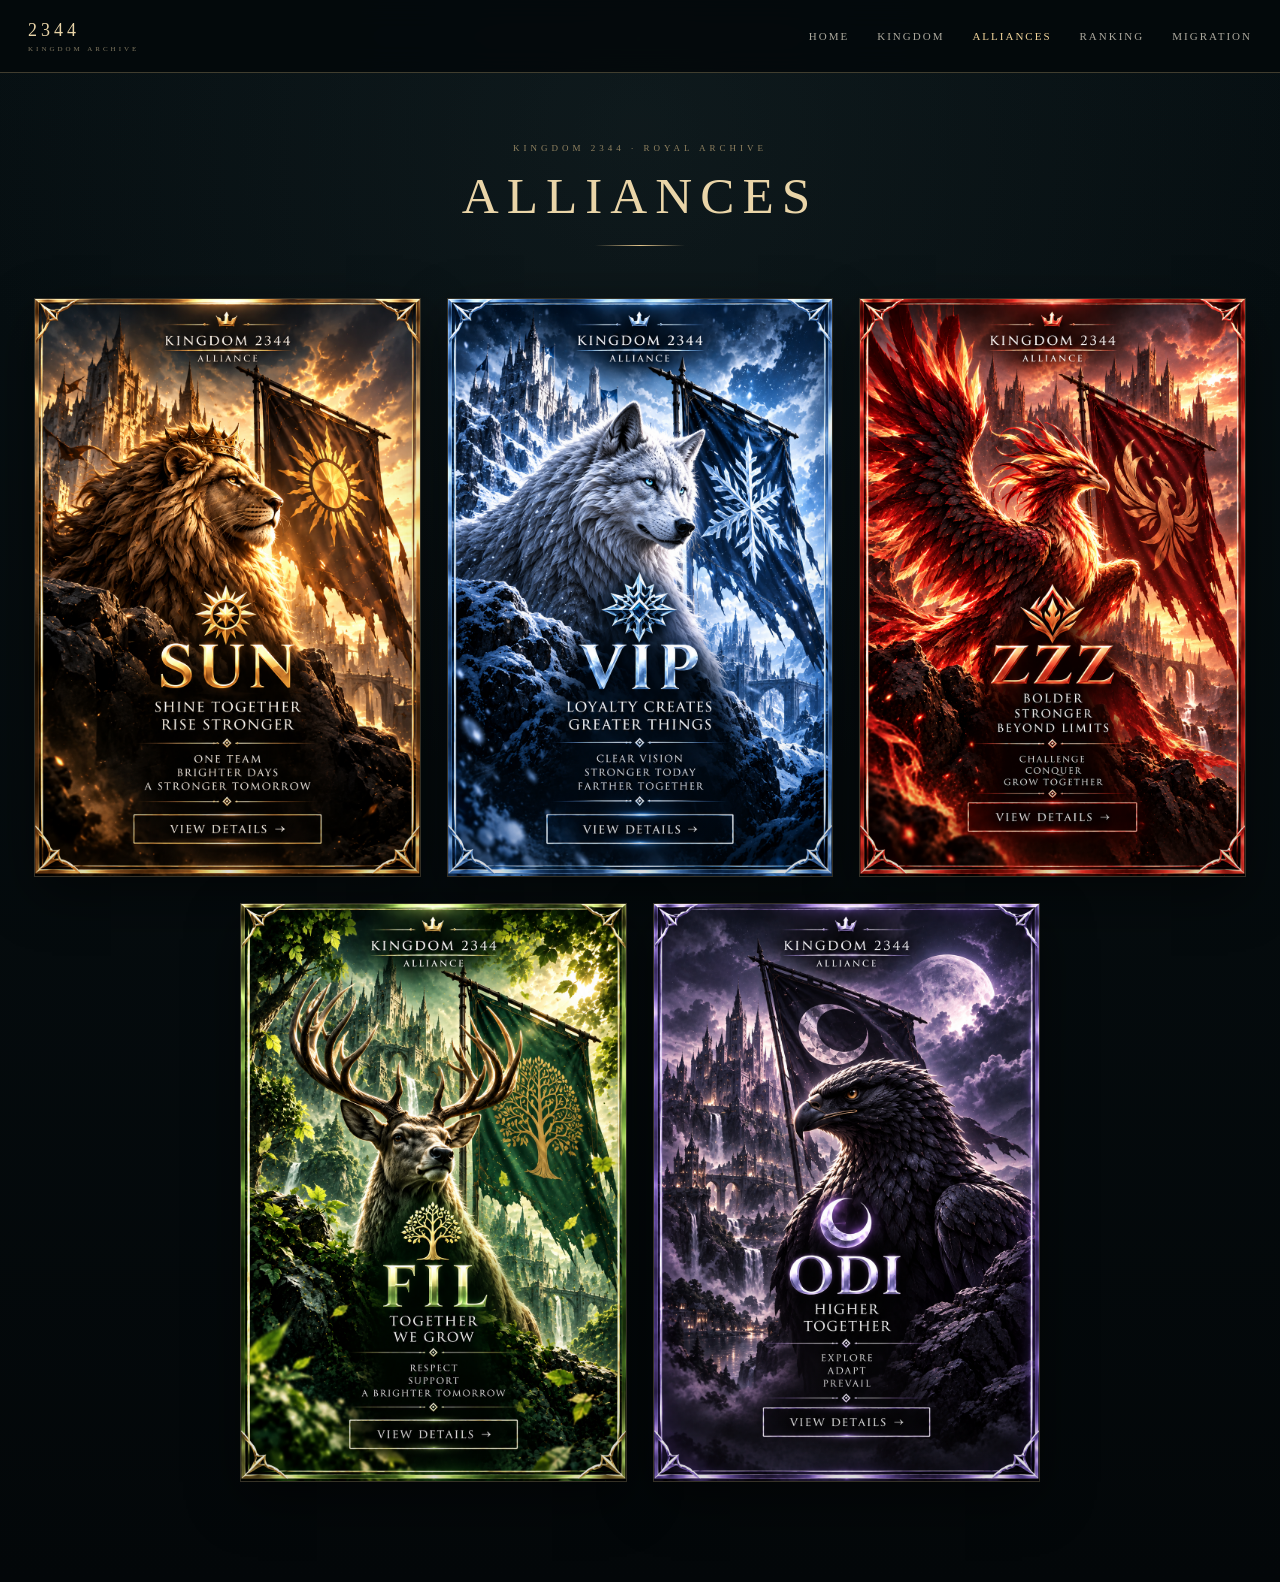
<file: kingdom2344_scalable_latest/pages/alliances/index.html>
<!DOCTYPE html>
<html lang="en">
<head>
<meta charset="UTF-8">
<meta name="viewport" content="width=device-width, initial-scale=1.0">
<title>Alliances · Kingdom 2344</title>
<style>
:root{
  --bg:#050a0c;
  --line:rgba(226,196,139,.28);
  --gold:#e2c48b;
}
*{box-sizing:border-box}
html{scroll-behavior:smooth}
body{
  margin:0;
  min-height:100vh;
  background:
    radial-gradient(circle at 50% 8%,rgba(35,52,55,.28),transparent 42%),
    linear-gradient(180deg,#071013 0%,#030709 100%);
  color:#eee;
  font-family:Georgia,"Times New Roman",serif;
}
.nav{
  position:sticky;
  top:0;
  z-index:20;
  border-bottom:1px solid var(--line);
  background:rgba(4,9,11,.92);
  backdrop-filter:blur(14px);
}
.navin{
  max-width:1500px;
  min-height:72px;
  margin:auto;
  padding:0 28px;
  display:flex;
  align-items:center;
  justify-content:space-between;
  gap:24px;
}
.brand{
  color:#ead5a8;
  text-decoration:none;
  font-size:18px;
  letter-spacing:4px;
  white-space:nowrap;
}
.brand small{
  display:block;
  margin-top:4px;
  font-size:7px;
  letter-spacing:3px;
  color:rgba(234,213,168,.55);
}
.links{
  display:flex;
  gap:28px;
}
.links a{
  color:rgba(239,232,215,.72);
  text-decoration:none;
  font-size:11px;
  letter-spacing:2px;
  text-transform:uppercase;
  transition:.25s ease;
}
.links a:hover,.links a.active{color:#f1d49a}
main{
  max-width:1500px;
  margin:auto;
  padding:70px 34px 100px;
}
.heading{
  text-align:center;
  margin-bottom:52px;
}
.eyebrow{
  color:rgba(226,196,139,.62);
  font-size:9px;
  letter-spacing:4px;
  text-transform:uppercase;
  margin-bottom:13px;
}
h1{
  margin:0;
  color:#ead5a8;
  font-size:clamp(34px,4vw,54px);
  font-weight:400;
  letter-spacing:8px;
  text-transform:uppercase;
}
.rule{
  width:90px;
  height:1px;
  margin:20px auto 0;
  background:linear-gradient(90deg,transparent,var(--gold),transparent);
}
.cards{
  display:grid;
  grid-template-columns:repeat(6,minmax(0,1fr));
  gap:26px;
  align-items:start;
}
.card{
  position:relative;
  display:block;
  overflow:hidden;
  text-decoration:none;
  border:1px solid rgba(226,196,139,.22);
  background:#05090b;
  box-shadow:0 18px 50px rgba(0,0,0,.48);
  transition:transform .38s ease,box-shadow .38s ease,border-color .38s ease;
}
.card:nth-child(1){grid-column:1 / span 2}
.card:nth-child(2){grid-column:3 / span 2}
.card:nth-child(3){grid-column:5 / span 2}
.card:nth-child(4){grid-column:2 / span 2}
.card:nth-child(5){grid-column:4 / span 2}
.card img{
  display:block;
  width:100%;
  height:auto;
}
.card::after{
  content:"";
  position:absolute;
  inset:0;
  pointer-events:none;
  background:linear-gradient(180deg,transparent 70%,rgba(0,0,0,.12));
  transition:.35s ease;
}
.card:hover{
  transform:translateY(-8px);
  border-color:rgba(226,196,139,.62);
  box-shadow:0 28px 65px rgba(0,0,0,.68),0 0 30px rgba(226,196,139,.08);
}
.card:hover::after{background:rgba(255,255,255,.025)}
@media(max-width:1000px){
  .cards{grid-template-columns:repeat(2,minmax(0,1fr))}
  .card:nth-child(n){grid-column:auto}
  .card:nth-child(5){grid-column:1 / span 2;max-width:50%;margin:auto}
}
@media(max-width:680px){
  .navin{padding:14px 16px;flex-direction:column}
  .links{gap:14px;flex-wrap:wrap;justify-content:center}
  main{padding:42px 16px 70px}
  .cards{grid-template-columns:1fr;gap:18px}
  .card:nth-child(n){grid-column:auto;max-width:none;margin:0}
}

/* Alliance detail modal */
.modal-backdrop{
  position:fixed;
  inset:0;
  z-index:100;
  display:flex;
  align-items:center;
  justify-content:center;
  padding:28px;
  background:rgba(1,5,7,.82);
  backdrop-filter:blur(10px);
  opacity:0;
  visibility:hidden;
  transition:opacity .35s ease, visibility .35s ease;
}
.modal-backdrop.open{
  opacity:1;
  visibility:visible;
}
.modal{
  position:relative;
  width:min(820px,94vw);
  max-height:min(88vh,900px);
  overflow:auto;
  background:
    radial-gradient(circle at 50% 0%,rgba(226,196,139,.08),transparent 34%),
    linear-gradient(145deg,#111b1d,#070d0f 58%,#0b1113);
  border:1px solid rgba(226,196,139,.58);
  box-shadow:
    0 35px 100px rgba(0,0,0,.8),
    0 0 0 1px rgba(226,196,139,.08),
    0 0 55px rgba(226,196,139,.08);
  transform:translateY(24px) scale(.97);
  transition:transform .4s cubic-bezier(.2,.8,.2,1);
}
.modal-backdrop.open .modal{
  transform:translateY(0) scale(1);
}
/* Modal corner marks removed */
.modal-inner{
  padding:42px 46px 46px;
}
.modal-top{
  display:flex;
  align-items:flex-start;
  justify-content:space-between;
  gap:20px;
  padding-bottom:24px;
  border-bottom:1px solid rgba(226,196,139,.2);
}
.modal-kicker{
  color:rgba(226,196,139,.62);
  font-size:9px;
  letter-spacing:4px;
  text-transform:uppercase;
  margin-bottom:9px;
}
.modal-title{
  margin:0;
  color:#f0d8a8;
  font-size:clamp(32px,5vw,52px);
  font-weight:400;
  letter-spacing:7px;
}
.modal-close{
  width:38px;
  height:38px;
  flex:0 0 auto;
  border:1px solid rgba(226,196,139,.35);
  background:rgba(255,255,255,.025);
  color:#e9d4aa;
  font-size:22px;
  line-height:1;
  cursor:pointer;
  transition:.25s ease;
}
.modal-close:hover{
  border-color:rgba(226,196,139,.8);
  background:rgba(226,196,139,.08);
  transform:rotate(90deg);
}
.info-grid{
  display:grid;
  grid-template-columns:1fr 1fr;
  gap:1px;
  margin-top:24px;
  background:rgba(226,196,139,.13);
  border:1px solid rgba(226,196,139,.13);
}
.info-item{
  padding:20px 22px;
  min-height:88px;
  background:rgba(7,13,15,.92);
}
.info-item.full{grid-column:1 / -1}
.info-label{
  color:rgba(226,196,139,.62);
  font-size:9px;
  letter-spacing:2.5px;
  text-transform:uppercase;
  margin-bottom:9px;
}
.info-value{
  color:rgba(245,239,226,.9);
  font-size:14px;
  line-height:1.65;
  letter-spacing:.3px;
}
.info-value strong{
  color:#e9d1a0;
  font-weight:400;
}
.modal-footer{
  margin-top:22px;
  padding-top:18px;
  border-top:1px solid rgba(226,196,139,.16);
  color:rgba(226,196,139,.48);
  font-size:8px;
  letter-spacing:2.5px;
  text-transform:uppercase;
  text-align:center;
}
@media(max-width:650px){
  .modal-backdrop{padding:14px}
  .modal-inner{padding:34px 22px 28px}
  .info-grid{grid-template-columns:1fr}
  .info-item.full{grid-column:auto}
  .modal-title{letter-spacing:5px}
}

.alliance-open{padding:0;appearance:none;color:inherit;font:inherit;cursor:pointer;text-align:left;width:100%;}
</style>
</head>
<body>
<nav class="nav">
  <div class="navin">
    <a class="brand" href="../../home.html">2344 <small>KINGDOM ARCHIVE</small></a>
    <div class="links">
      <a href="../../home.html">Home</a>
      <a href="../kingdom/">Kingdom</a>
      <a class="active" href="./">Alliances</a>
      <a href="../rankings/">Ranking</a>
      <a href="../migration/">Migration</a>
    </div>
  </div>
</nav>

<main>
  <header class="heading">
    <div class="eyebrow">Kingdom 2344 · Royal Archive</div>
    <h1>Alliances</h1>
    <div class="rule"></div>
  </header>

  <section class="cards" aria-label="Kingdom 2344 Alliances">
    <button class="card alliance-open" type="button" data-alliance="SUN"><img src="../../assets/images/SUN.png" alt="SUN"></button>
    <button class="card alliance-open" type="button" data-alliance="VIP"><img src="../../assets/images/VIP.png" alt="VIP"></button>
    <button class="card alliance-open" type="button" data-alliance="ZZZ"><img src="../../assets/images/ZZZ.png" alt="ZZZ"></button>
    <button class="card alliance-open" type="button" data-alliance="FIL"><img src="../../assets/images/FIL.png" alt="FIL"></button>
    <button class="card alliance-open" type="button" data-alliance="ODI"><img src="../../assets/images/ODI.png" alt="ODI"></button>
  </section>
</main>
<!-- Alliance information modal -->
<div class="modal-backdrop" id="allianceModal" aria-hidden="true">
  <div class="modal" role="dialog" aria-modal="true" aria-labelledby="modalTitle">
    <div class="modal-inner">
      <div class="modal-top">
        <div>
          <div class="modal-kicker">Kingdom 2344 · Alliance</div>
          <h2 class="modal-title" id="modalTitle">SUN</h2>
        </div>
        <button class="modal-close" id="modalClose" type="button" aria-label="Close">×</button>
      </div>

      <div class="info-grid">
        <div class="info-item">
          <div class="info-label">⏰ Main Events / Activity Time</div>
          <div class="info-value" id="modalActivity">—</div>
        </div>

        <div class="info-item">
          <div class="info-label">🐻 Bear Trap</div>
          <div class="info-value"><strong>1st Team:</strong> — &nbsp; · &nbsp; <strong>2nd Team:</strong> —</div>
        </div>

        <div class="info-item">
          <div class="info-label">⚔️ Swordland</div>
          <div class="info-value"><strong>1st Team:</strong> — &nbsp; · &nbsp; <strong>2nd Team:</strong> —</div>
        </div>

        <div class="info-item">
          <div class="info-label">🔺 Tri-Alliance</div>
          <div class="info-value"><strong>1st Team:</strong> — &nbsp; · &nbsp; <strong>2nd Team:</strong> —</div>
        </div>

        <div class="info-item">
          <div class="info-label">🌐 Main Language</div>
          <div class="info-value" id="modalLanguage">—</div>
        </div>

        <div class="info-item full">
          <div class="info-label">💬 R5's Message</div>
          <div class="info-value" id="modalMessage">—</div>
        </div>

        <div class="info-item full">
          <div class="info-label">👥 Who We're Looking For</div>
          <div class="info-value" id="modalLooking">—</div>
        </div>

        <div class="info-item full">
          <div class="info-label">📖 Alliance Introduction</div>
          <div class="info-value" id="modalIntro">Alliance introduction</div>
        </div>

        <div class="info-item">
          <div class="info-label">Recruitment</div>
          <div class="info-value">Check the alliance page for current status</div>
        </div>

        <div class="info-item">
          <div class="info-label">Contact</div>
          <div class="info-value">Alliance Manager 이정</div>
        </div>
      </div>

      <div class="modal-footer">Kingdom 2344 · Royal Archive</div>
    </div>
  </div>
</div>


<script>
(() => {
  const modal = document.getElementById("allianceModal");
  const closeBtn = document.getElementById("modalClose");
  const title = document.getElementById("modalTitle");

  const data = {
    SUN: { activity:"—", language:"—", message:"—", looking:"—", intro:"Alliance introduction" },
    VIP: { activity:"—", language:"—", message:"—", looking:"—", intro:"Alliance introduction" },
    ZZZ: { activity:"—", language:"—", message:"—", looking:"—", intro:"Alliance introduction" },
    FIL: { activity:"—", language:"—", message:"—", looking:"—", intro:"Alliance introduction" },
    ODI: { activity:"—", language:"—", message:"—", looking:"—", intro:"Alliance introduction" }
  };

  function openAlliance(name){
    const item = data[name] || data.SUN;
    title.textContent = name;
    document.getElementById("modalActivity").textContent = item.activity;
    document.getElementById("modalLanguage").textContent = item.language;
    document.getElementById("modalMessage").textContent = item.message;
    document.getElementById("modalLooking").textContent = item.looking;
    document.getElementById("modalIntro").textContent = item.intro;
    modal.classList.add("open");
    modal.setAttribute("aria-hidden","false");
    document.body.style.overflow = "hidden";
  }

  function closeAlliance(){
    modal.classList.remove("open");
    modal.setAttribute("aria-hidden","true");
    document.body.style.overflow = "";
  }

  document.querySelectorAll(".alliance-open").forEach(card => {
    card.addEventListener("click", () => openAlliance(card.dataset.alliance));
  });
  closeBtn.addEventListener("click", closeAlliance);
  modal.addEventListener("click", e => { if(e.target === modal) closeAlliance(); });
  document.addEventListener("keydown", e => { if(e.key === "Escape") closeAlliance(); });
})();
</script>

</body>
</html>
</file>
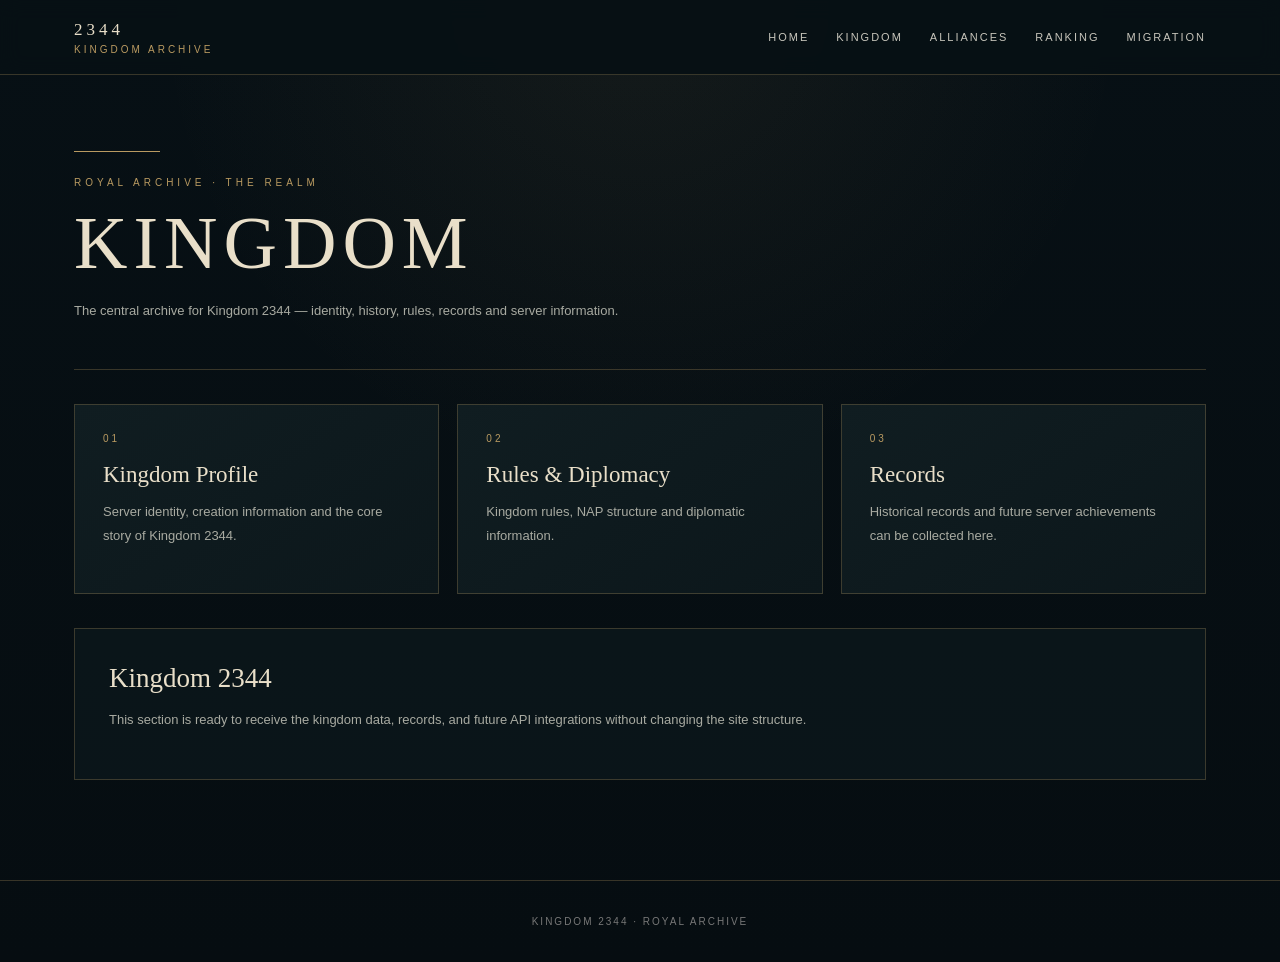
<file: kingdom2344_scalable_latest/pages/kingdom/index.html>
<!doctype html>
<html lang="en">
<head>
<meta charset="utf-8">
<meta name="viewport" content="width=device-width,initial-scale=1">
<title>KINGDOM · Kingdom 2344</title>
<link rel="stylesheet" href="../../css/archive.css">
<link rel="stylesheet" href="../../css/global.css">
</head>
<body>
<nav class="nav"><div class="navin">
<a class="brand" href="../../home.html">2344 <small>KINGDOM ARCHIVE</small></a>
<div class="links">
<a href="../../home.html">Home</a>
<a href="../kingdom/">Kingdom</a>
<a href="../alliances/">Alliances</a>
<a href="../rankings/">Ranking</a>
<a href="../migration/">Migration</a>
</div>
</div></nav>

<main class="page">
<section class="head">
<div class="eyebrow">ROYAL ARCHIVE · THE REALM</div>
<h1 class="title">KINGDOM</h1>
<p class="subtitle">The central archive for Kingdom 2344 — identity, history, rules, records and server information.</p>
</section>

<section class="grid"><article class="card"><div class="num">01</div><h3>Kingdom Profile</h3><p>Server identity, creation information and the core story of Kingdom 2344.</p></article><article class="card"><div class="num">02</div><h3>Rules & Diplomacy</h3><p>Kingdom rules, NAP structure and diplomatic information.</p></article><article class="card"><div class="num">03</div><h3>Records</h3><p>Historical records and future server achievements can be collected here.</p></article></section>

<div class="panel">
<h2>Kingdom 2344</h2>
<p>This section is ready to receive the kingdom data, records, and future API integrations without changing the site structure.</p>
</div>
</main>

<footer>KINGDOM 2344 · ROYAL ARCHIVE</footer>
<script src="../../js/global.js"></script>
</body>
</html>
</file>
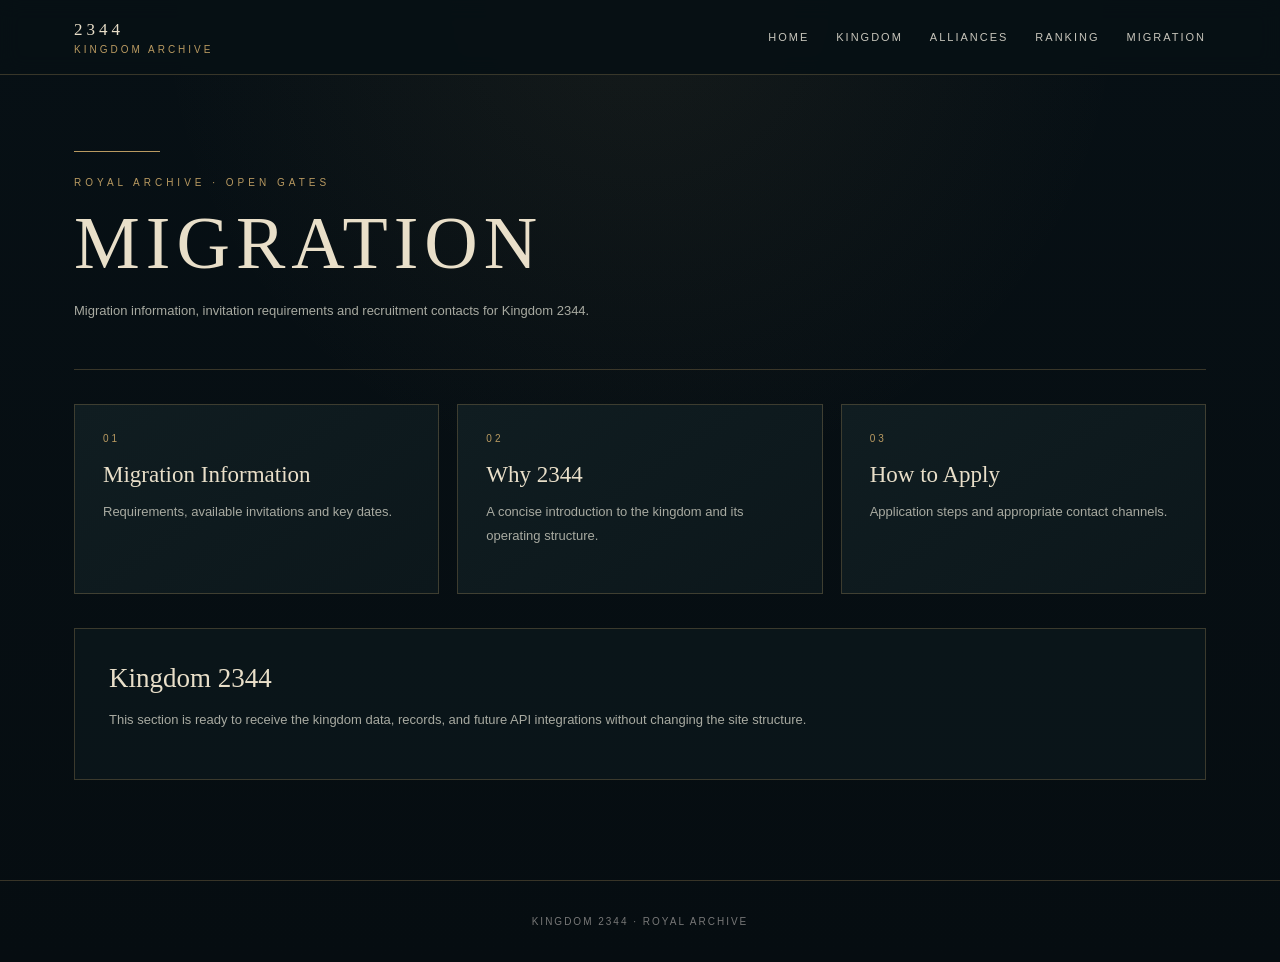
<file: kingdom2344_scalable_latest/pages/migration/index.html>
<!doctype html>
<html lang="en">
<head>
<meta charset="utf-8">
<meta name="viewport" content="width=device-width,initial-scale=1">
<title>MIGRATION · Kingdom 2344</title>
<link rel="stylesheet" href="../../css/archive.css">
<link rel="stylesheet" href="../../css/global.css">
</head>
<body>
<nav class="nav"><div class="navin">
<a class="brand" href="../../home.html">2344 <small>KINGDOM ARCHIVE</small></a>
<div class="links">
<a href="../../home.html">Home</a>
<a href="../kingdom/">Kingdom</a>
<a href="../alliances/">Alliances</a>
<a href="../rankings/">Ranking</a>
<a href="../migration/">Migration</a>
</div>
</div></nav>

<main class="page">
<section class="head">
<div class="eyebrow">ROYAL ARCHIVE · OPEN GATES</div>
<h1 class="title">MIGRATION</h1>
<p class="subtitle">Migration information, invitation requirements and recruitment contacts for Kingdom 2344.</p>
</section>

<section class="grid"><article class="card"><div class="num">01</div><h3>Migration Information</h3><p>Requirements, available invitations and key dates.</p></article><article class="card"><div class="num">02</div><h3>Why 2344</h3><p>A concise introduction to the kingdom and its operating structure.</p></article><article class="card"><div class="num">03</div><h3>How to Apply</h3><p>Application steps and appropriate contact channels.</p></article></section>

<div class="panel">
<h2>Kingdom 2344</h2>
<p>This section is ready to receive the kingdom data, records, and future API integrations without changing the site structure.</p>
</div>
</main>

<footer>KINGDOM 2344 · ROYAL ARCHIVE</footer>
<script src="../../js/global.js"></script>
</body>
</html>
</file>
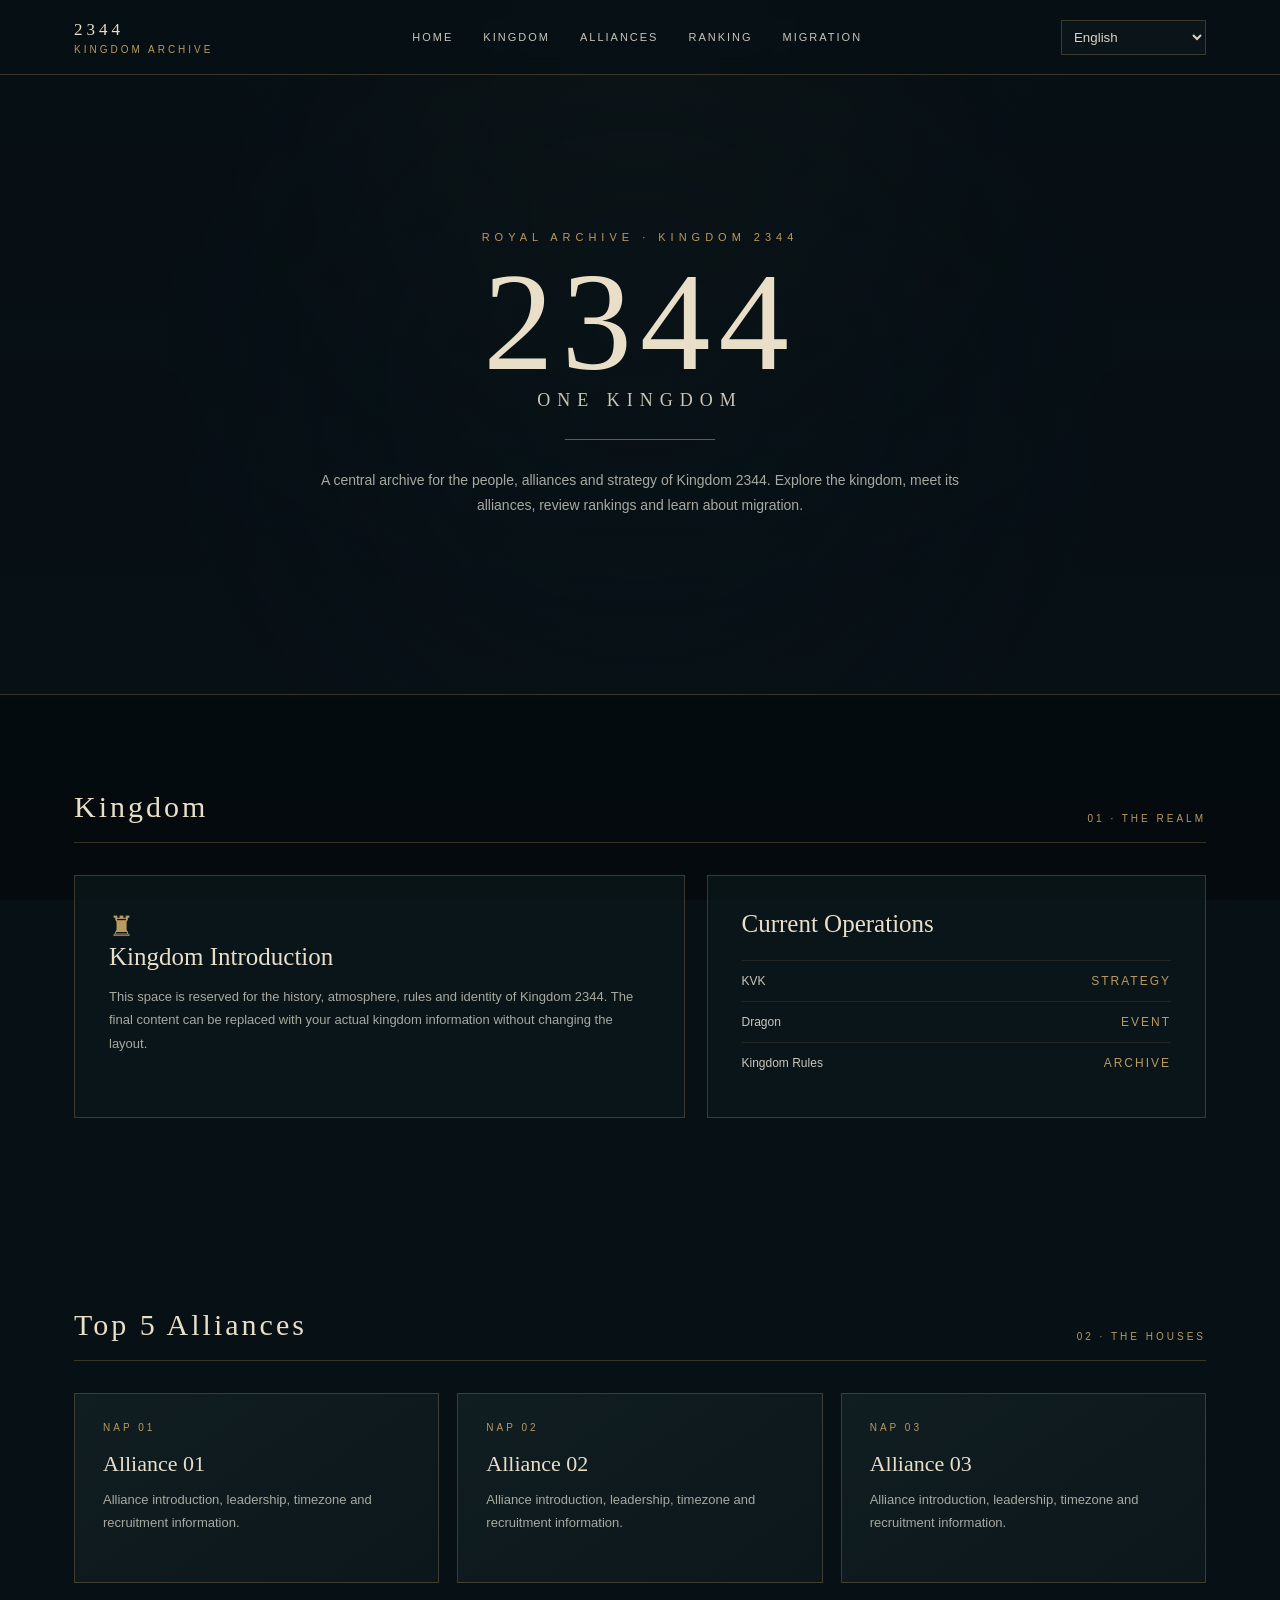
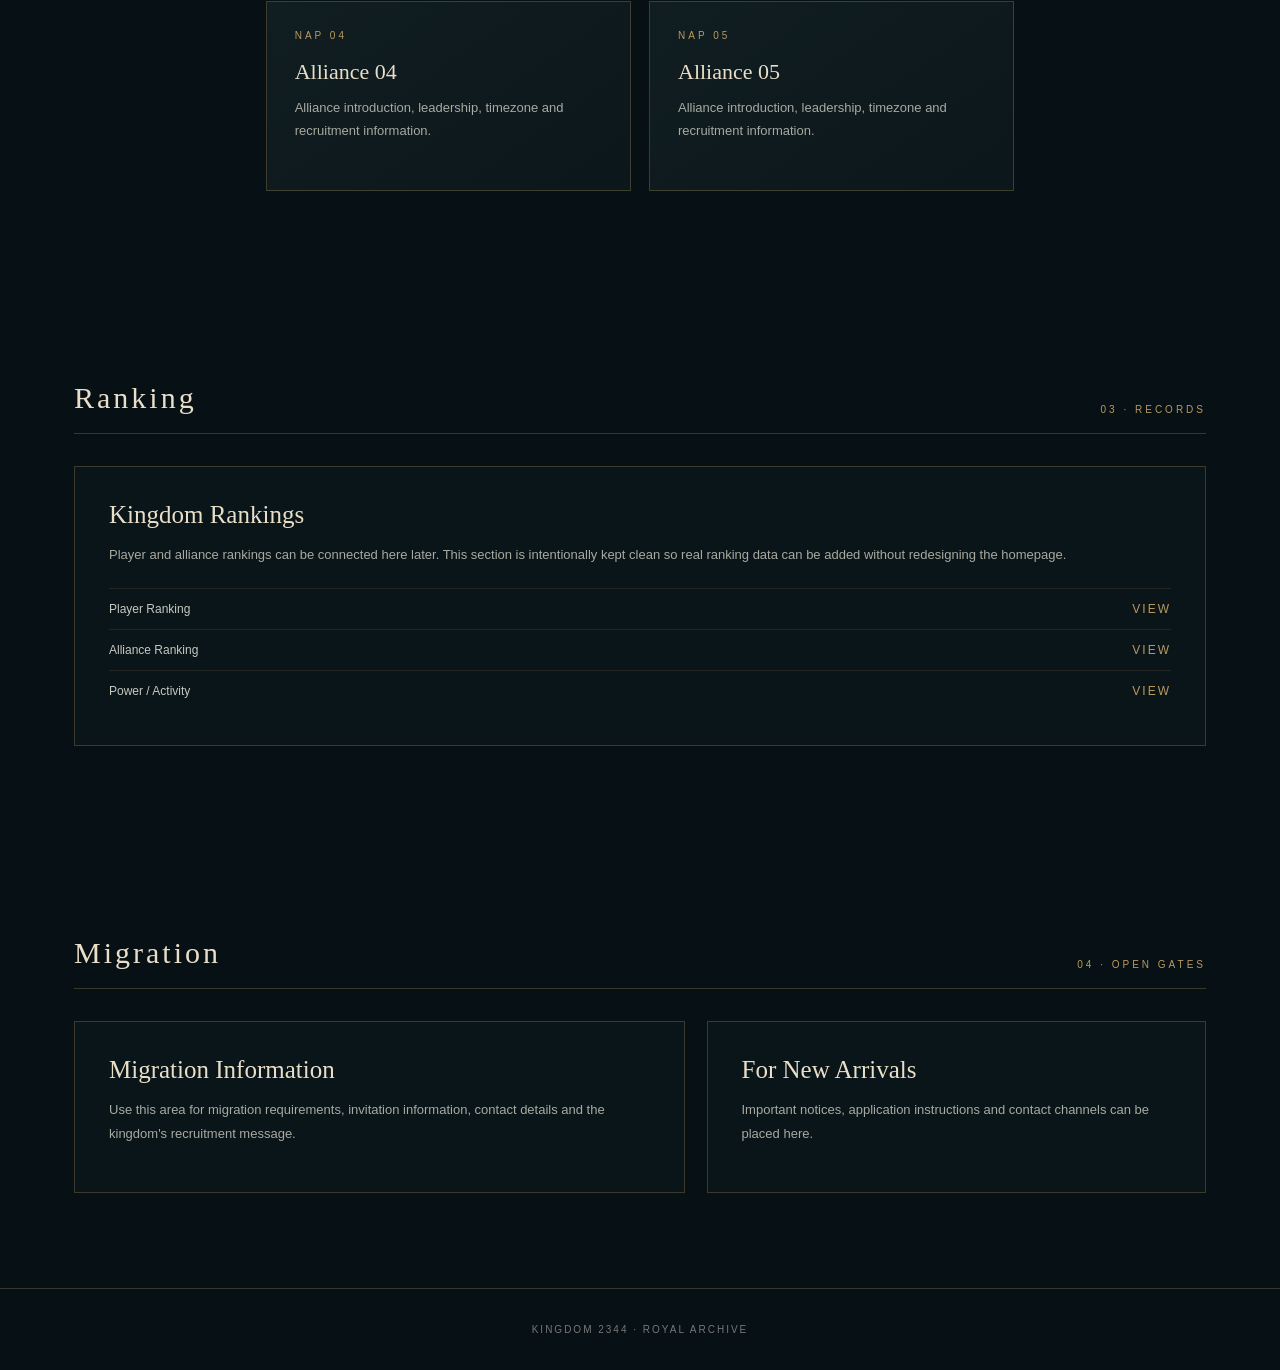
<file: kingdom2344_scalable_latest/home.html>
<!doctype html>
<html lang="en">
<head>
<meta charset="utf-8">
<meta name="viewport" content="width=device-width,initial-scale=1">
<title>Kingdom 2344</title>
<style>
:root{
  --bg:#071015; --panel:#0c171b; --panel2:#101d21;
  --ivory:#e9dfc9; --muted:#a8aaa1; --brass:#b99a61;
  --line:rgba(185,154,97,.28); --red:#7d3e3e;
}
*{box-sizing:border-box}
html{scroll-behavior:smooth}
body{margin:0;background:var(--bg);color:var(--ivory);font-family:Georgia,"Times New Roman",serif}
body:before{content:"";position:fixed;inset:0;pointer-events:none;background:radial-gradient(circle at 50% 0,rgba(185,154,97,.08),transparent 42%),linear-gradient(180deg,rgba(0,0,0,.08),rgba(0,0,0,.35));z-index:-1}
a{color:inherit;text-decoration:none}
.nav{position:sticky;top:0;z-index:10;background:rgba(7,16,21,.94);border-bottom:1px solid var(--line);backdrop-filter:blur(10px)}
.navin{max-width:1180px;margin:auto;height:74px;display:flex;align-items:center;justify-content:space-between;padding:0 24px}
.brand{letter-spacing:4px;font-size:17px;color:var(--ivory)}
.brand small{display:block;font:10px Arial,sans-serif;letter-spacing:3px;color:var(--brass);margin-top:4px}
.links{display:flex;gap:30px;font:11px Arial,sans-serif;letter-spacing:2px;text-transform:uppercase}
.links a{color:#c7c5bb;transition:.2s}.links a:hover{color:#fff}
.hero{min-height:620px;display:grid;place-items:center;text-align:center;padding:90px 20px 110px;border-bottom:1px solid var(--line);background:
radial-gradient(circle at center,rgba(16,35,39,.15),rgba(7,16,21,.82) 68%),
linear-gradient(180deg,rgba(7,16,21,.25),var(--bg))}
.kicker{font:11px Arial,sans-serif;letter-spacing:5px;color:var(--brass);text-transform:uppercase}
h1{font-size:clamp(60px,11vw,150px);line-height:.86;margin:18px 0 8px;letter-spacing:8px;font-weight:500}
.subtitle{font-size:18px;letter-spacing:7px;color:#c9c5b7}
.rule{width:150px;height:1px;background:var(--brass);opacity:.55;margin:28px auto}
.intro{max-width:660px;margin:auto;color:var(--muted);font:14px/1.8 Arial,sans-serif}
section{max-width:1180px;margin:auto;padding:95px 24px}
.sectionhead{display:flex;justify-content:space-between;align-items:end;border-bottom:1px solid var(--line);padding-bottom:18px;margin-bottom:32px}
.sectionhead h2{margin:0;font-size:30px;font-weight:500;letter-spacing:3px}
.sectionhead span{font:10px Arial,sans-serif;letter-spacing:3px;color:var(--brass)}
.grid{display:grid;grid-template-columns:repeat(6,1fr);gap:18px}
.card{grid-column:span 2;background:linear-gradient(145deg,var(--panel2),var(--panel));border:1px solid var(--line);padding:28px;min-height:190px}
.num{font:10px Arial,sans-serif;letter-spacing:3px;color:var(--brass)}
.card:nth-child(4){grid-column:2 / span 2}.card:nth-child(5){grid-column:4 / span 2}.card h3{font-size:22px;font-weight:500;margin:18px 0 12px}
.card p{font:13px/1.75 Arial,sans-serif;color:var(--muted);margin:0}
.crest{font-size:28px;color:var(--brass)}
.split{display:grid;grid-template-columns:1.1fr .9fr;gap:22px}
.panel{border:1px solid var(--line);background:rgba(12,23,27,.8);padding:34px}
.panel h3{font-size:25px;font-weight:500;margin:0 0 14px}
.panel p{font:13px/1.8 Arial,sans-serif;color:var(--muted)}
.list{margin:22px 0 0;padding:0;list-style:none}
.list li{display:flex;justify-content:space-between;border-top:1px solid rgba(185,154,97,.14);padding:13px 0;font:12px Arial,sans-serif;color:#c8c8bf}
.badge{color:var(--brass);letter-spacing:2px}
footer{border-top:1px solid var(--line);padding:35px 24px;text-align:center;color:#777;font:10px Arial,sans-serif;letter-spacing:2px}
@media(max-width:760px){
 .navin{height:auto;min-height:70px;flex-direction:column;gap:14px;padding:15px 18px}
 .links{gap:14px;flex-wrap:wrap;justify-content:center;font-size:9px}
 .hero{min-height:560px;padding:75px 18px}
 .subtitle{font-size:12px;letter-spacing:4px}
 section{padding:70px 18px}
 .grid,.split{grid-template-columns:1fr}.card,.card:nth-child(4),.card:nth-child(5){grid-column:auto}
 .sectionhead{align-items:start;gap:12px;flex-direction:column}
}
.lang{position:relative}.lang button{background:transparent;border:1px solid rgba(185,154,97,.4);color:#ddd4c2;padding:8px 10px;font:10px Arial;cursor:pointer}.lang select{background:#0b1519;color:#ddd4c2;border:1px solid var(--line);padding:8px}
@media(max-width:760px){.navin{flex-wrap:wrap}.lang{margin-left:4px}}
</style>
<style>
/* ===== Kingdom 2344 Royal Cursor — site-wide ===== */
@media (pointer:fine) {
  html, body, a, button, input, select, textarea {
    cursor: none !important;
  }

  .k2344-cursor-dot,
  .k2344-cursor-ring {
    position: fixed;
    left: 0;
    top: 0;
    pointer-events: none;
    z-index: 2147483647;
    opacity: 0;
    transform: translate3d(-100px,-100px,0);
    will-change: transform;
  }

  .k2344-cursor-dot {
    width: 7px;
    height: 7px;
    margin-left: -3.5px;
    margin-top: -3.5px;
    border-radius: 50%;
    background: #e2c48b;
    box-shadow:
      0 0 0 1px rgba(226,196,139,.45),
      0 0 12px rgba(226,196,139,.45);
  }

  .k2344-cursor-ring {
    width: 25px;
    height: 25px;
    margin-left: -12.5px;
    margin-top: -12.5px;
    border: 1px solid rgba(226,196,139,.72);
    transform-origin: center;
    transition:
      width .18s ease,
      height .18s ease,
      margin .18s ease,
      border-color .18s ease,
      background .18s ease,
      box-shadow .18s ease;
  }

  .k2344-cursor-ring::before,
  .k2344-cursor-ring::after {
    content: "";
    position: absolute;
    left: 50%;
    top: 50%;
    background: rgba(226,196,139,.58);
    transform: translate(-50%,-50%);
  }

  .k2344-cursor-ring::before {
    width: 1px;
    height: 35px;
  }

  .k2344-cursor-ring::after {
    width: 35px;
    height: 1px;
  }

  .k2344-cursor-ring.is-hover {
    width: 38px;
    height: 38px;
    margin-left: -19px;
    margin-top: -19px;
    border-color: rgba(226,196,139,.95);
    background: rgba(226,196,139,.06);
    box-shadow: 0 0 22px rgba(226,196,139,.20);
  }

  .k2344-cursor-ring.is-press {
    width: 20px;
    height: 20px;
    margin-left: -10px;
    margin-top: -10px;
  }
}

@media (pointer:coarse) {
  .k2344-cursor-dot,
  .k2344-cursor-ring {
    display: none !important;
  }
}
</style>
</head>
<body>
<nav class="nav">
  <div class="navin">
    <a class="brand" href="home.html">2344 <small>KINGDOM ARCHIVE</small></a>
    <div class="links">
      <a href="#home" data-i18n="home">Home</a>
      <a href="pages/kingdom/" data-i18n="kingdom">Kingdom</a>
      <a href="pages/alliances/" data-i18n="alliances">Alliances</a>
      <a href="pages/rankings/" data-i18n="ranking">Ranking</a>
      <a href="pages/migration/" data-i18n="migration">Migration</a>
    </div><div class="lang"><select id="language"></select></div></div></div>
</nav>

<header class="hero" id="home">
  <div>
    <div class="kicker">Royal Archive · Kingdom 2344</div>
    <h1>2344</h1>
    <div class="subtitle">ONE KINGDOM</div>
    <div class="rule"></div>
    <p class="intro">A central archive for the people, alliances and strategy of Kingdom 2344. Explore the kingdom, meet its alliances, review rankings and learn about migration.</p>
  </div>
</header>

<section id="kingdom">
  <div class="sectionhead"><h2 data-i18n="kingdomTitle">Kingdom</h2><span>01 · THE REALM</span></div>
  <div class="split">
    <div class="panel">
      <div class="crest">♜</div>
      <h3 data-i18n="kingdomIntroTitle">Kingdom Introduction</h3>
      <p>This space is reserved for the history, atmosphere, rules and identity of Kingdom 2344. The final content can be replaced with your actual kingdom information without changing the layout.</p>
    </div>
    <div class="panel">
      <h3 data-i18n="operations">Current Operations</h3>
      <ul class="list">
        <li><span>KVK</span><span class="badge">STRATEGY</span></li>
        <li><span>Dragon</span><span class="badge">EVENT</span></li>
        <li><span>Kingdom Rules</span><span class="badge">ARCHIVE</span></li>
      </ul>
    </div>
  </div>
</section>

<section id="alliances">
  <div class="sectionhead"><h2 data-i18n="alliancesTitle">Top 5 Alliances</h2><span>02 · THE HOUSES</span></div>
  <div class="grid">
    <article class="card"><div class="num">NAP 01</div><h3>Alliance 01</h3><p data-i18n="allianceDesc">Alliance introduction, leadership, timezone and recruitment information.</p></article>
    <article class="card"><div class="num">NAP 02</div><h3>Alliance 02</h3><p data-i18n="allianceDesc">Alliance introduction, leadership, timezone and recruitment information.</p></article>
    <article class="card"><div class="num">NAP 03</div><h3>Alliance 03</h3><p data-i18n="allianceDesc">Alliance introduction, leadership, timezone and recruitment information.</p></article>
    <article class="card"><div class="num">NAP 04</div><h3>Alliance 04</h3><p data-i18n="allianceDesc">Alliance introduction, leadership, timezone and recruitment information.</p></article>
    <article class="card"><div class="num">NAP 05</div><h3>Alliance 05</h3><p data-i18n="allianceDesc">Alliance introduction, leadership, timezone and recruitment information.</p></article>
  </div>
</section>

<section id="ranking">
  <div class="sectionhead"><h2 data-i18n="rankingTitle">Ranking</h2><span>03 · RECORDS</span></div>
  <div class="panel">
    <h3 data-i18n="rankHeading">Kingdom Rankings</h3>
    <p>Player and alliance rankings can be connected here later. This section is intentionally kept clean so real ranking data can be added without redesigning the homepage.</p>
    <ul class="list">
      <li><span>Player Ranking</span><span class="badge">VIEW</span></li>
      <li><span>Alliance Ranking</span><span class="badge">VIEW</span></li>
      <li><span>Power / Activity</span><span class="badge">VIEW</span></li>
    </ul>
  </div>
</section>

<section id="migration">
  <div class="sectionhead"><h2 data-i18n="migrationTitle">Migration</h2><span>04 · OPEN GATES</span></div>
  <div class="split">
    <div class="panel">
      <h3 data-i18n="migrationInfoTitle">Migration Information</h3>
      <p>Use this area for migration requirements, invitation information, contact details and the kingdom's recruitment message.</p>
    </div>
    <div class="panel">
      <h3 data-i18n="newArrivals">For New Arrivals</h3>
      <p>Important notices, application instructions and contact channels can be placed here.</p>
    </div>
  </div>
</section>

<footer>KINGDOM 2344 · ROYAL ARCHIVE</footer>
<script>const T={"ko": {"home": "홈", "kingdom": "왕국 소개", "alliances": "연맹 소개", "ranking": "랭킹", "migration": "이민", "kingdomTitle": "왕국 소개", "kingdomIntroTitle": "2344 왕국", "operations": "주요 운영", "alliancesTitle": "주요 연맹 5", "rankingTitle": "랭킹", "rankHeading": "왕국 랭킹", "migrationTitle": "이민", "migrationInfoTitle": "이민 정보", "newArrivals": "새로운 이민자", "allianceDesc": "연맹 소개, 리더십, 시간대 및 모집 정보를 확인할 수 있습니다."}, "en": {"home": "Home", "kingdom": "Kingdom", "alliances": "Alliances", "ranking": "Ranking", "migration": "Migration", "kingdomTitle": "Kingdom", "kingdomIntroTitle": "Kingdom Introduction", "operations": "Current Operations", "alliancesTitle": "Top 5 Alliances", "rankingTitle": "Ranking", "rankHeading": "Kingdom Rankings", "migrationTitle": "Migration", "migrationInfoTitle": "Migration Information", "newArrivals": "For New Arrivals", "allianceDesc": "Alliance introduction, leadership, timezone and recruitment information."}, "de": {"home": "Startseite", "kingdom": "Königreich", "alliances": "Allianzen", "ranking": "Rangliste", "migration": "Migration", "kingdomTitle": "Königreich", "kingdomIntroTitle": "Königreich 2344", "operations": "Aktuelle Aktivitäten", "alliancesTitle": "Top 5 Allianzen", "rankingTitle": "Rangliste", "rankHeading": "Königreichs-Ranglisten", "migrationTitle": "Migration", "migrationInfoTitle": "Migrationsinformationen", "newArrivals": "Für Neuankömmlinge", "allianceDesc": "Informationen zu Allianz, Führung, Zeitzone und Rekrutierung."}, "es": {"home": "Inicio", "kingdom": "Reino", "alliances": "Alianzas", "ranking": "Clasificación", "migration": "Migración", "kingdomTitle": "Reino", "kingdomIntroTitle": "Introducción al Reino", "operations": "Operaciones actuales", "alliancesTitle": "5 Alianzas principales", "rankingTitle": "Clasificación", "rankHeading": "Clasificaciones del Reino", "migrationTitle": "Migración", "migrationInfoTitle": "Información de migración", "newArrivals": "Para nuevos llegados", "allianceDesc": "Información sobre la alianza, liderazgo, zona horaria y reclutamiento."}, "fr": {"home": "Accueil", "kingdom": "Royaume", "alliances": "Alliances", "ranking": "Classement", "migration": "Migration", "kingdomTitle": "Royaume", "kingdomIntroTitle": "Présentation du royaume", "operations": "Opérations actuelles", "alliancesTitle": "Top 5 des alliances", "rankingTitle": "Classement", "rankHeading": "Classements du royaume", "migrationTitle": "Migration", "migrationInfoTitle": "Informations de migration", "newArrivals": "Pour les nouveaux arrivants", "allianceDesc": "Présentation, direction, fuseau horaire et recrutement de l’alliance."}, "ar": {"home": "الرئيسية", "kingdom": "المملكة", "alliances": "التحالفات", "ranking": "التصنيف", "migration": "الهجرة", "kingdomTitle": "المملكة", "kingdomIntroTitle": "مقدمة عن المملكة", "operations": "العمليات الحالية", "alliancesTitle": "أفضل 5 تحالفات", "rankingTitle": "التصنيف", "rankHeading": "تصنيفات المملكة", "migrationTitle": "الهجرة", "migrationInfoTitle": "معلومات الهجرة", "newArrivals": "للقادمين الجدد", "allianceDesc": "معلومات عن التحالف والقيادة والمنطقة الزمنية والتجنيد."}, "id": {"home": "Beranda", "kingdom": "Kerajaan", "alliances": "Aliansi", "ranking": "Peringkat", "migration": "Migrasi", "kingdomTitle": "Kerajaan", "kingdomIntroTitle": "Tentang Kerajaan", "operations": "Operasi Saat Ini", "alliancesTitle": "5 Aliansi Utama", "rankingTitle": "Peringkat", "rankHeading": "Peringkat Kerajaan", "migrationTitle": "Migrasi", "migrationInfoTitle": "Informasi Migrasi", "newArrivals": "Untuk Pendatang Baru", "allianceDesc": "Informasi aliansi, kepemimpinan, zona waktu, dan perekrutan."}, "zh-TW": {"home": "首頁", "kingdom": "王國介紹", "alliances": "聯盟介紹", "ranking": "排行榜", "migration": "移民", "kingdomTitle": "王國", "kingdomIntroTitle": "王國介紹", "operations": "目前運作", "alliancesTitle": "主要聯盟 5", "rankingTitle": "排行榜", "rankHeading": "王國排行榜", "migrationTitle": "移民", "migrationInfoTitle": "移民資訊", "newArrivals": "新移民", "allianceDesc": "聯盟介紹、領導、時區與招募資訊。"}, "zh-CN": {"home": "首页", "kingdom": "王国介绍", "alliances": "联盟介绍", "ranking": "排行榜", "migration": "移民", "kingdomTitle": "王国", "kingdomIntroTitle": "王国介绍", "operations": "当前运营", "alliancesTitle": "主要联盟 5", "rankingTitle": "排行榜", "rankHeading": "王国排行榜", "migrationTitle": "移民", "migrationInfoTitle": "移民信息", "newArrivals": "新移民", "allianceDesc": "联盟介绍、领导、时区和招募信息。"}, "ja": {"home": "ホーム", "kingdom": "王国紹介", "alliances": "同盟紹介", "ranking": "ランキング", "migration": "移民", "kingdomTitle": "王国", "kingdomIntroTitle": "王国紹介", "operations": "現在の運営", "alliancesTitle": "主要同盟 5", "rankingTitle": "ランキング", "rankHeading": "王国ランキング", "migrationTitle": "移民", "migrationInfoTitle": "移民情報", "newArrivals": "新規移民向け", "allianceDesc": "同盟紹介、リーダー、タイムゾーン、募集情報。"}};const N={"ko": "한국어", "en": "English", "de": "Deutsch", "es": "Español", "fr": "Français", "ar": "العربية", "id": "Bahasa Indonesia", "zh-TW": "繁體中文", "zh-CN": "简体中文", "ja": "日本語"};const s=document.getElementById('language');Object.keys(N).forEach(k=>{let o=document.createElement('option');o.value=k;o.textContent=N[k];s.appendChild(o)});function setLang(k){let t=T[k]||T.en;document.documentElement.lang=k;document.documentElement.dir=k==='ar'?'rtl':'ltr';document.querySelectorAll('[data-i18n]').forEach(e=>{if(t[e.dataset.i18n])e.textContent=t[e.dataset.i18n]});localStorage.setItem('kingdom2344_lang',k);s.value=k} s.onchange=()=>setLang(s.value);setLang(localStorage.getItem('kingdom2344_lang')||'en');</script>
<script>
(function () {
  if (window.matchMedia && !window.matchMedia('(pointer:fine)').matches) return;

  const dot = document.createElement('div');
  const ring = document.createElement('div');
  dot.className = 'k2344-cursor-dot';
  ring.className = 'k2344-cursor-ring';
  document.body.appendChild(dot);
  document.body.appendChild(ring);

  let x = -100, y = -100, rx = -100, ry = -100;
  let active = false;

  function move(e) {
    x = e.clientX;
    y = e.clientY;
    if (!active) {
      active = true;
      dot.style.opacity = '1';
      ring.style.opacity = '1';
    }
    dot.style.transform = `translate3d(${x}px,${y}px,0)`;
  }

  function animate() {
    rx += (x - rx) * 0.16;
    ry += (y - ry) * 0.16;
    ring.style.transform = `translate3d(${rx}px,${ry}px,0)`;
    requestAnimationFrame(animate);
  }

  document.addEventListener('mousemove', move, {passive:true});
  document.addEventListener('mouseleave', () => {
    dot.style.opacity = '0';
    ring.style.opacity = '0';
  });
  document.addEventListener('mouseenter', () => {
    if (active) {
      dot.style.opacity = '1';
      ring.style.opacity = '1';
    }
  });

  document.addEventListener('mousedown', () => ring.classList.add('is-press'));
  document.addEventListener('mouseup', () => ring.classList.remove('is-press'));

  function bindHover() {
    document.querySelectorAll('a, button, [role="button"], input, select, textarea, .card, .ranking-card, .alliance-card, .nav-link').forEach(el => {
      if (el.dataset.k2344CursorBound) return;
      el.dataset.k2344CursorBound = '1';
      el.addEventListener('mouseenter', () => ring.classList.add('is-hover'));
      el.addEventListener('mouseleave', () => ring.classList.remove('is-hover'));
    });
  }

  bindHover();

  const observer = new MutationObserver(bindHover);
  observer.observe(document.body, {childList:true, subtree:true});

  animate();
})();
</script>

</body>
</html>
</file>
<file: kingdom2344_scalable_latest/css/archive.css>
:root{
  --bg:#071015;--panel:#0c171b;--panel2:#101d21;
  --ivory:#e9dfc9;--muted:#a8aaa1;--brass:#b99a61;
  --line:rgba(185,154,97,.28)
}
*{box-sizing:border-box}
html{scroll-behavior:smooth}
body{
  margin:0;min-height:100vh;
  background:radial-gradient(circle at 50% 0,rgba(185,154,97,.08),transparent 42%),
             linear-gradient(180deg,#071015,#060d11);
  color:var(--ivory);
  font-family:Georgia,"Times New Roman",serif
}
a{color:inherit;text-decoration:none}
.nav{
  position:sticky;top:0;z-index:10;
  background:rgba(7,16,21,.94);
  border-bottom:1px solid var(--line);
  backdrop-filter:blur(10px)
}
.navin{
  max-width:1180px;margin:auto;min-height:74px;
  display:flex;align-items:center;justify-content:space-between;
  padding:10px 24px;gap:20px
}
.brand{letter-spacing:4px;font-size:17px}
.brand small{
  display:block;font:10px Arial,sans-serif;
  letter-spacing:3px;color:var(--brass);margin-top:4px
}
.links{
  display:flex;gap:27px;
  font:11px Arial,sans-serif;
  letter-spacing:2px;text-transform:uppercase
}
.links a{
  color:#c7c5bb;position:relative;padding:8px 0;transition:.2s
}
.links a:after{
  content:"";position:absolute;left:0;right:0;bottom:1px;height:1px;
  background:var(--brass);transform:scaleX(0);transition:.3s
}
.links a:hover{color:#fff}
.links a:hover:after{transform:scaleX(1)}
.page{max-width:1180px;margin:auto;padding:76px 24px 100px}
.head{
  position:relative;padding:26px 0 34px;
  border-bottom:1px solid var(--line)
}
.head:before{
  content:"";position:absolute;left:0;top:0;width:86px;height:1px;
  background:var(--brass)
}
.eyebrow{
  font:10px Arial,sans-serif;letter-spacing:4px;color:var(--brass);
  text-transform:uppercase
}
.title{
  font-size:clamp(42px,6vw,74px);font-weight:500;
  letter-spacing:6px;margin:13px 0 8px
}
.subtitle{
  font:13px/1.8 Arial,sans-serif;color:var(--muted);max-width:760px
}
.grid{
  display:grid;grid-template-columns:repeat(3,1fr);
  gap:18px;margin-top:34px
}
.card{
  position:relative;min-height:190px;padding:28px;
  background:linear-gradient(145deg,var(--panel2),var(--panel));
  border:1px solid var(--line);transition:.28s
}
.card:hover{
  transform:translateY(-5px);
  border-color:rgba(185,154,97,.55);
  box-shadow:0 18px 35px rgba(0,0,0,.28),
             0 0 28px rgba(185,154,97,.07)
}
.num{font:10px Arial,sans-serif;letter-spacing:3px;color:var(--brass)}
.card h2,.card h3{font-size:23px;font-weight:500;margin:18px 0 12px}
.card p{font:13px/1.8 Arial,sans-serif;color:var(--muted);margin:0}
.panel{
  margin-top:34px;border:1px solid var(--line);
  background:rgba(12,23,27,.82);padding:34px
}
.panel h2{font-size:27px;font-weight:500;margin:0 0 14px}
.panel p{font:13px/1.8 Arial,sans-serif;color:var(--muted)}
footer{
  border-top:1px solid var(--line);padding:35px 24px;text-align:center;
  color:#777;font:10px Arial,sans-serif;letter-spacing:2px
}
@media(max-width:760px){
  .navin{flex-direction:column}
  .links{gap:13px;flex-wrap:wrap;justify-content:center;font-size:9px}
  .page{padding:58px 18px 80px}
  .grid{grid-template-columns:1fr}
  .head{padding-top:18px}
  .title{letter-spacing:4px}
}
</file>
<file: kingdom2344_scalable_latest/css/global.css>
/* Kingdom 2344 — Global Royal Archive Cursor */
@media (pointer:fine){
  html,body,a,button,input,select,textarea{cursor:none!important}
  .k2344-cursor-dot,.k2344-cursor-ring{
    position:fixed;left:0;top:0;pointer-events:none;z-index:2147483647;
    opacity:0;transform:translate3d(-100px,-100px,0);will-change:transform;
  }
  .k2344-cursor-dot{
    width:7px;height:7px;margin:-3.5px 0 0 -3.5px;border-radius:50%;
    background:#e2c48b;
    box-shadow:0 0 0 1px rgba(226,196,139,.45),0 0 12px rgba(226,196,139,.45);
  }
  .k2344-cursor-ring{
    width:25px;height:25px;margin:-12.5px 0 0 -12.5px;
    border:1px solid rgba(226,196,139,.72);
    transform-origin:center;
    transition:width .18s ease,height .18s ease,margin .18s ease,
      border-color .18s ease,background .18s ease,box-shadow .18s ease;
  }
  .k2344-cursor-ring::before,.k2344-cursor-ring::after{
    content:"";position:absolute;left:50%;top:50%;
    background:rgba(226,196,139,.58);transform:translate(-50%,-50%);
  }
  .k2344-cursor-ring::before{width:1px;height:35px}
  .k2344-cursor-ring::after{width:35px;height:1px}
  .k2344-cursor-ring.is-hover{
    width:38px;height:38px;margin:-19px 0 0 -19px;
    border-color:rgba(226,196,139,.95);
    background:rgba(226,196,139,.06);
    box-shadow:0 0 22px rgba(226,196,139,.20);
  }
  .k2344-cursor-ring.is-press{
    width:20px;height:20px;margin:-10px 0 0 -10px;
  }
}
@media (pointer:coarse){
  .k2344-cursor-dot,.k2344-cursor-ring{display:none!important}
}
</file>
